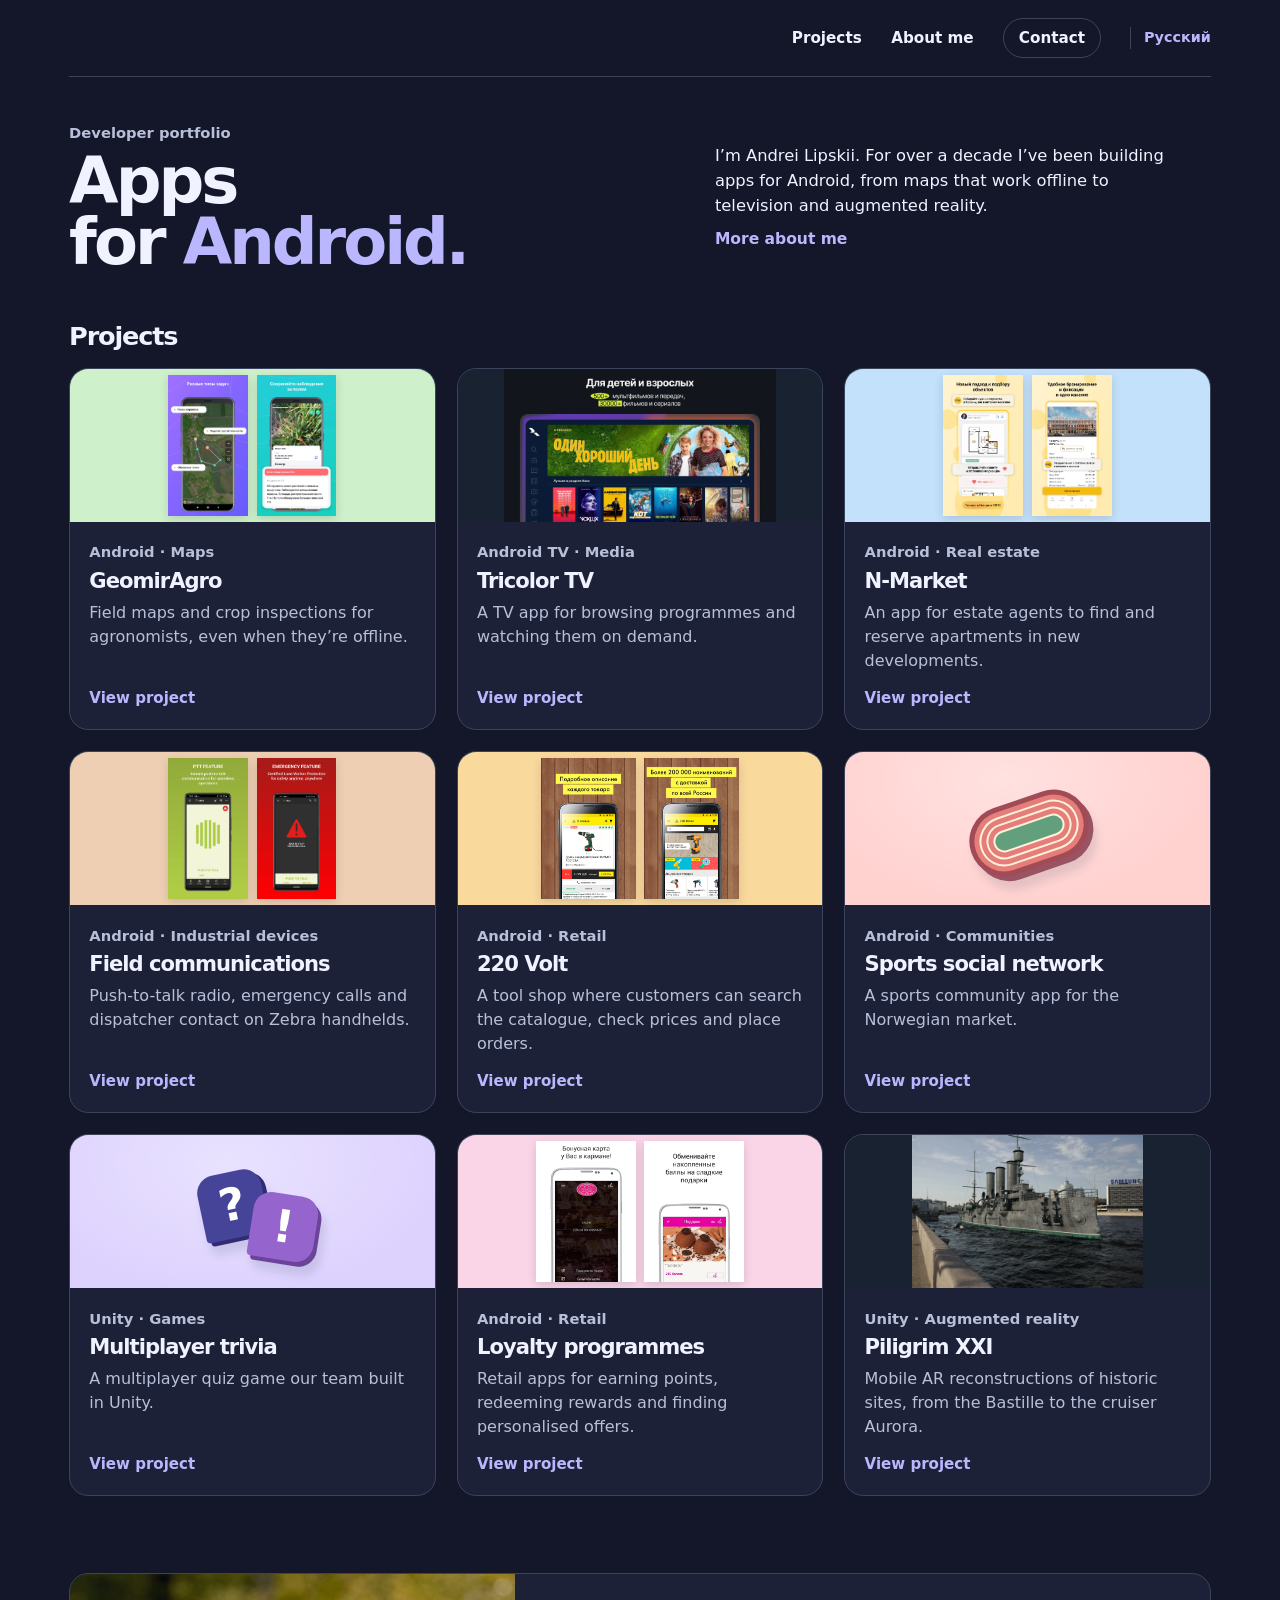
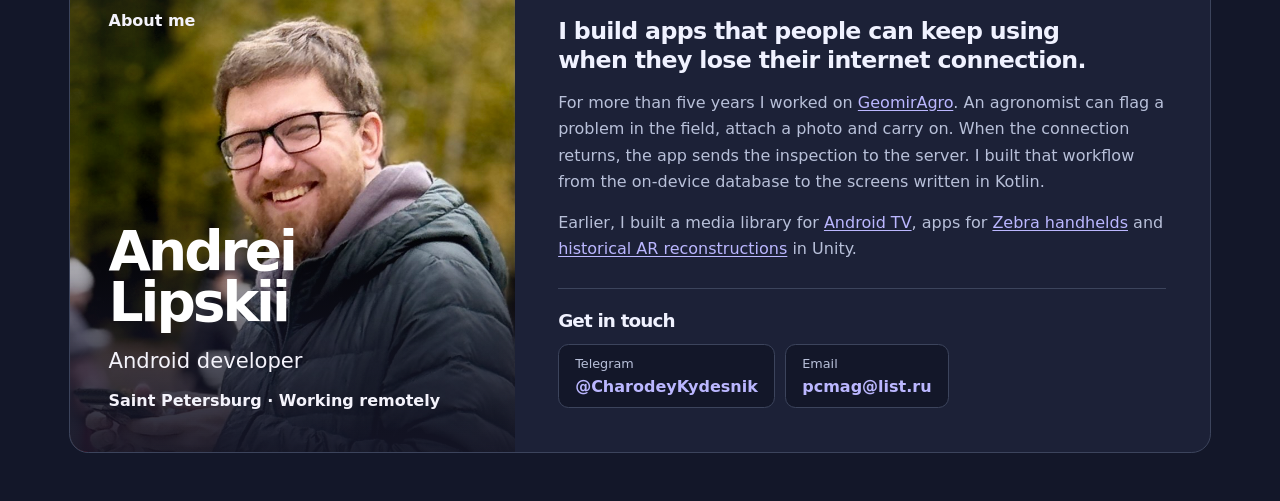
<file: index.html>
<!doctype html>
<html lang="en"><head><meta charset="utf-8"><meta name="color-scheme" content="dark"><meta name="theme-color" content="#131729"><meta name="viewport" content="width=device-width,initial-scale=1">
<meta name="description" content="Andrei Lipskii, Android developer. Nine commercial projects spanning offline maps, television, real estate, retail and augmented reality.">
<meta name="author" content="Andrei Lipskii">
<link rel="alternate" hreflang="en" href="index.html"><link rel="alternate" hreflang="ru" href="ru.html">
<script>
try {
  if (localStorage.getItem('android-portfolio.language') === 'ru') {
    location.replace('ru.html' + location.search + location.hash);
  }
} catch {}
</script>
<title>Andrei Lipskii — Android projects</title><link rel="stylesheet" href="assets/portfolio.css?v=2"><script defer src="assets/navigation.js?v=2"></script><script defer src="assets/gallery.js"></script></head>
<body><a href="#cases" class="skip">Skip to projects</a>
<div class="wrap"><header class="mast">
<nav aria-label="Navigation"><a href="#cases">Projects</a><a href="#about">About me</a><a class="mail" href="#contact">Contact</a><a class="language-switch" lang="ru" hreflang="ru" href="ru.html">Русский</a></nav></header>
<main><div class="overview"><section class="intro" id="profile"><div class="intro-title"><p>Developer portfolio</p><h1>Apps<br>for <em>Android.</em></h1></div>
<div class="intro-copy"><p>I’m Andrei Lipskii. For over a decade I’ve been building apps for Android, from maps that work offline to television and augmented reality.</p><a href="#about">More about me</a></div></section>
<section id="cases"><span id="experience"></span><h2 class="projects-title">Projects</h2><div class="catalog">
        <article class="tile"><a href="#agro" aria-label="GeomirAgro — project details and my contribution"><div class="jacket jacket-agro shot-cover portrait" aria-hidden="true"><img alt="" loading="lazy" decoding="async" src="assets/screens/agro-field-map.webp"><img alt="" loading="lazy" decoding="async" src="assets/screens/agro-inspection.webp"></div>
          <div class="tile-text"><small>Android · Maps</small><h3>GeomirAgro</h3><p>Field maps and crop inspections for agronomists, even when they’re offline.</p><span class="view">View project</span></div></a></article>
        <article class="tile"><a href="#tv" aria-label="Tricolor TV — project details and my contribution"><div class="jacket jacket-tv shot-cover wide" aria-hidden="true"><img alt="" loading="lazy" decoding="async" src="assets/screens/tv-catalogue.webp"></div>
          <div class="tile-text"><small>Android TV · Media</small><h3>Tricolor TV</h3><p>A TV app for browsing programmes and watching them on demand.</p><span class="view">View project</span></div></a></article>
        <article class="tile"><a href="#nmarket" aria-label="N-Market — project details and my contribution"><div class="jacket jacket-nmarket shot-cover portrait" aria-hidden="true"><img alt="" loading="lazy" decoding="async" src="assets/screens/nmarket-floorplan.webp"><img alt="" loading="lazy" decoding="async" src="assets/screens/nmarket-booking.webp"></div>
          <div class="tile-text"><small>Android · Real estate</small><h3>N-Market</h3><p>An app for estate agents to find and reserve apartments in new developments.</p><span class="view">View project</span></div></a></article>
        <article class="tile"><a href="#ptt" aria-label="Field communications — project details and my contribution"><div class="jacket jacket-ptt shot-cover portrait" aria-hidden="true"><img alt="" loading="lazy" decoding="async" src="assets/screens/ptt-radio.webp"><img alt="" loading="lazy" decoding="async" src="assets/screens/ptt-emergency.webp"></div>
          <div class="tile-text"><small>Android · Industrial devices</small><h3>Field communications</h3><p>Push-to-talk radio, emergency calls and dispatcher contact on Zebra handhelds.</p><span class="view">View project</span></div></a></article>
        <article class="tile"><a href="#retail" aria-label="220 Volt — project details and my contribution"><div class="jacket jacket-retail shot-cover portrait" aria-hidden="true"><img alt="" loading="lazy" decoding="async" src="assets/screens/retail-detail.webp"><img alt="" loading="lazy" decoding="async" src="assets/screens/retail-home.webp"></div>
          <div class="tile-text"><small>Android · Retail</small><h3>220 Volt</h3><p>A tool shop where customers can search the catalogue, check prices and place orders.</p><span class="view">View project</span></div></a></article>
        <article class="tile"><a href="#sports" aria-label="Sports social network — project details and my contribution"><div class="jacket jacket-sports" aria-hidden="true"><div class="object"><i class='track'><b></b></i></div></div>
          <div class="tile-text"><small>Android · Communities</small><h3>Sports social network</h3><p>A sports community app for the Norwegian market.</p><span class="view">View project</span></div></a></article>
        <article class="tile"><a href="#trivia" aria-label="Multiplayer trivia — project details and my contribution"><div class="jacket jacket-trivia" aria-hidden="true"><div class="object"><i class='bubble b1'>?</i><i class='bubble b2'>!</i></div></div>
          <div class="tile-text"><small>Unity · Games</small><h3>Multiplayer trivia</h3><p>A multiplayer quiz game our team built in Unity.</p><span class="view">View project</span></div></a></article>
        <article class="tile"><a href="#loyalty" aria-label="Loyalty programmes — project details and my contribution"><div class="jacket jacket-loyalty shot-cover portrait" aria-hidden="true"><img alt="" loading="lazy" decoding="async" src="assets/screens/loyalty-sladkoezhka-home.webp"><img alt="" loading="lazy" decoding="async" src="assets/screens/loyalty-sladkoezhka-reward.webp"></div>
          <div class="tile-text"><small>Android · Retail</small><h3>Loyalty programmes</h3><p>Retail apps for earning points, redeeming rewards and finding personalised offers.</p><span class="view">View project</span></div></a></article>
        <article class="tile"><a href="#ar" aria-label="Piligrim XXI — project details and my contribution"><div class="jacket jacket-ar shot-cover wide" aria-hidden="true"><img alt="" loading="lazy" decoding="async" src="assets/screens/ar-aurora.webp"></div>
          <div class="tile-text"><small>Unity · Augmented reality</small><h3>Piligrim XXI</h3><p>Mobile AR reconstructions of historic sites, from the Bastille to the cruiser Aurora.</p><span class="view">View project</span></div></a></article>
</div></section>
<section id="about" class="about" aria-labelledby="about-title">
  <header class="about-cover">
    <img class="about-portrait" src="assets/profile/andrey-lipskiy.jpg" width="797" height="1063" alt="Andrei Lipskii" loading="lazy">
    <h2 id="about-title">About me</h2>
    <div class="about-signature">
      <p class="about-name">Andrei<br>Lipskii</p>
      <p class="about-role">Android developer</p>
    </div>
    <p class="about-location">Saint Petersburg · Working remotely</p>
  </header>
  <div class="about-story">
    <p class="about-lead">I build apps that people can keep using when they lose their internet connection.</p>
    <p>For more than five years I worked on <a href="#agro">GeomirAgro</a>. An agronomist can flag a problem in the field, attach a photo and carry on. When the connection returns, the app sends the inspection to the server. I built that workflow from the on-device database to the screens written in Kotlin.</p>
    <p>Earlier, I built a media library for <a href="#tv">Android TV</a>, apps for <a href="#ptt">Zebra handhelds</a> and <a href="#ar">historical AR reconstructions</a> in Unity.</p>
    <div class="about-contact" id="contact">
      <h3>Get in touch</h3>
      <div class="contact-links">
        <a href="https://t.me/CharodeyKydesnik"><span>Telegram</span><strong>@CharodeyKydesnik</strong></a>
        <a href="mailto:pcmag@list.ru"><span>Email</span><strong>pcmag@list.ru</strong></a>
      </div>
    </div>
  </div>
</section></div>
      <article class="case" id="agro" tabindex="-1" aria-labelledby="title-agro">
        <a class="back" href="#cases">All projects</a>
        <div class="case-grid"><header><section class="case-gallery" aria-label="Project gallery"><div class="frames vertical"><figure><a href="assets/screens/agro-field-map.webp" target="_blank" rel="noopener" aria-label="Enlarge: Field tasks on a satellite map"><img alt="Field tasks on a satellite map" loading="lazy" decoding="async" src="assets/screens/agro-field-map.webp"></a><figcaption>Field tasks on a satellite map</figcaption></figure>
<figure><a href="assets/screens/agro-inspection.webp" target="_blank" rel="noopener" aria-label="Enlarge: A field inspection with a photo and a note"><img alt="A field inspection with a photo and a note" loading="lazy" decoding="async" src="assets/screens/agro-inspection.webp"></a><figcaption>A field inspection with a photo and a note</figcaption></figure>
<figure><a href="assets/screens/agro-field-state.webp" target="_blank" rel="noopener" aria-label="Enlarge: Field conditions, rainfall and the weather forecast"><img alt="Field conditions, rainfall and the weather forecast" loading="lazy" decoding="async" src="assets/screens/agro-field-state.webp"></a><figcaption>Field conditions, rainfall and the weather forecast</figcaption></figure></div></section><p class="platform">Android · Maps</p></header>
        <div class="case-copy"><p class="byline">GeomirAgro · June 2021 – October 2026</p><h1 id="title-agro">GeomirAgro</h1>
          <p class="lead">An agronomist can lose signal halfway through a field inspection. The app saves the findings on the device and syncs them with the server once the connection returns.</p><h2>My contribution</h2><p>I built the field inspection and task modules, from the database schema to the user interface. I designed local storage with Room and SQLite, maintained database migrations and tuned SQL queries for large datasets.</p><p>I worked on sync, caching and maps built with Mapbox. I also refactored existing modules while continuing to ship new features.</p><h2>Technologies</h2><p class="tech">Kotlin · Room / SQLite · Coroutines / Flow · Mapbox · WorkManager</p>
        </div></div>
      </article>
      <article class="case" id="tv" tabindex="-1" aria-labelledby="title-tv">
        <a class="back" href="#cases">All projects</a>
        <div class="case-grid"><header><section class="case-gallery" aria-label="Project gallery"><div class="frames landscape"><figure><a href="assets/screens/tv-catalogue.webp" target="_blank" rel="noopener" aria-label="Enlarge: Film catalogue and Android TV menu"><img alt="Film catalogue and Android TV menu" loading="lazy" decoding="async" src="assets/screens/tv-catalogue.webp"></a><figcaption>Film catalogue and Android TV menu</figcaption></figure>
<figure><a href="assets/screens/tv-channels.webp" target="_blank" rel="noopener" aria-label="Enlarge: Channel selection on the TV"><img alt="Channel selection on the TV" loading="lazy" decoding="async" src="assets/screens/tv-channels.webp"></a><figcaption>Channel selection on the TV</figcaption></figure></div></section><p class="platform">Android TV · Media</p></header>
        <div class="case-copy"><p class="byline">GS Group · March – August 2020</p><h1 id="title-tv">Tricolor TV</h1>
          <p class="lead">Viewers can browse the programme catalogue, pick a show and start watching on their TV.</p><h2>My contribution</h2><p>I built the media galleries and sorting controls, and integrated ads into the video player. I worked with another Android developer to refine the viewing experience, fix bugs and prepare releases.</p><h2>Technologies</h2><p class="tech">Kotlin · Android TV · REST API</p>
        </div></div>
      </article>
      <article class="case" id="nmarket" tabindex="-1" aria-labelledby="title-nmarket">
        <a class="back" href="#cases">All projects</a>
        <div class="case-grid"><header><section class="case-gallery" aria-label="Project gallery"><div class="frames vertical"><figure><a href="assets/screens/nmarket-floorplan.webp" target="_blank" rel="noopener" aria-label="Enlarge: Apartment listing with a floor plan"><img alt="Apartment listing with a floor plan" loading="lazy" decoding="async" src="assets/screens/nmarket-floorplan.webp"></a><figcaption>Apartment listing with a floor plan</figcaption></figure>
<figure><a href="assets/screens/nmarket-booking.webp" target="_blank" rel="noopener" aria-label="Enlarge: Development details and the option to reserve an apartment"><img alt="Development details and the option to reserve an apartment" loading="lazy" decoding="async" src="assets/screens/nmarket-booking.webp"></a><figcaption>Development details and the option to reserve an apartment</figcaption></figure></div></section><p class="platform">Android · Real estate</p></header>
        <div class="case-copy"><p class="byline">Imedia Soft · N-Market · July 2019 – February 2020</p><h1 id="title-nmarket">N-Market</h1>
          <p class="lead">Estate agents can choose a building and floor, inspect an apartment’s layout and proceed to a reservation.</p><h2>My contribution</h2><p>I built the lists that connect the different levels of the catalogue, along with floor plans, filters and sorting. I developed the sign-in screen and contributed to the reservation flow. We wrote tests before implementing features and reviewed each other’s code.</p><h2>Technologies</h2><p class="tech">Kotlin · MVP · REST API · Unit Tests</p>
        </div></div>
      </article>
      <article class="case" id="ptt" tabindex="-1" aria-labelledby="title-ptt">
        <a class="back" href="#cases">All projects</a>
        <div class="case-grid"><header><section class="case-gallery" aria-label="Project gallery"><div class="frames vertical"><figure><a href="assets/screens/ptt-radio.webp" target="_blank" rel="noopener" aria-label="Enlarge: Push-to-talk button"><img alt="Push-to-talk button" loading="lazy" decoding="async" src="assets/screens/ptt-radio.webp"></a><figcaption>Push-to-talk button</figcaption></figure>
<figure><a href="assets/screens/ptt-emergency.webp" target="_blank" rel="noopener" aria-label="Enlarge: Emergency SOS call"><img alt="Emergency SOS call" loading="lazy" decoding="async" src="assets/screens/ptt-emergency.webp"></a><figcaption>Emergency SOS call</figcaption></figure>
<figure><a href="assets/screens/ptt-map.webp" target="_blank" rel="noopener" aria-label="Enlarge: Radio users’ locations on a map"><img alt="Radio users’ locations on a map" loading="lazy" decoding="async" src="assets/screens/ptt-map.webp"></a><figcaption>Radio users’ locations on a map</figcaption></figure></div></section><p class="platform">Android · Industrial devices</p></header>
        <div class="case-copy"><p class="byline">TTDevelopment · April 2018 – February 2019</p><h1 id="title-ptt">Field communications</h1>
          <p class="lead">Push-to-talk radio, emergency calls and dispatcher contact on Zebra handhelds.</p><h2>My contribution</h2><p>On a team of three Android developers, I built screens for push-to-talk radio, emergency SOS calls and dispatcher contact. I worked on maps and navigation and integrated the built-in barcode scanner on Zebra industrial handhelds.</p><h2>Technologies</h2><p class="tech">Java · Android SDK · Zebra SDK</p>
        </div></div>
      </article>
      <article class="case" id="retail" tabindex="-1" aria-labelledby="title-retail">
        <a class="back" href="#cases">All projects</a>
        <div class="case-grid"><header><section class="case-gallery" aria-label="Project gallery"><div class="frames vertical"><figure><a href="assets/screens/retail-detail.webp" target="_blank" rel="noopener" aria-label="Enlarge: Drill listing with price and order button"><img alt="Drill listing with price and order button" loading="lazy" decoding="async" src="assets/screens/retail-detail.webp"></a><figcaption>Drill listing with price and order button</figcaption></figure>
<figure><a href="assets/screens/retail-home.webp" target="_blank" rel="noopener" aria-label="Enlarge: Online shop home screen"><img alt="Online shop home screen" loading="lazy" decoding="async" src="assets/screens/retail-home.webp"></a><figcaption>Online shop home screen</figcaption></figure>
<figure><a href="assets/screens/retail-offers.webp" target="_blank" rel="noopener" aria-label="Enlarge: Products on sale"><img alt="Products on sale" loading="lazy" decoding="async" src="assets/screens/retail-offers.webp"></a><figcaption>Products on sale</figcaption></figure></div></section><p class="platform">Android · Retail</p></header>
        <div class="case-copy"><p class="byline">220 Volt · August 2017 – March 2018</p><h1 id="title-retail">220 Volt</h1>
          <p class="lead">A tool shop where customers can search the catalogue, check prices and place orders.</p><h2>My contribution</h2><p>I built catalogue screens and product pages, including search, filters and sorting. I worked on dynamic pricing, kept product information up to date with the server and maintained the mobile checkout.</p><h2>Technologies</h2><p class="tech">Java · Retrofit · REST API</p>
        </div></div>
      </article>
      <article class="case" id="sports" tabindex="-1" aria-labelledby="title-sports">
        <a class="back" href="#cases">All projects</a>
        <div class="case-grid"><header><div class="jacket jacket-sports" aria-hidden="true"><div class="object"><i class='track'><b></b></i></div></div><p class="platform">Android · Communities</p></header>
        <div class="case-copy"><p class="byline">Agile Museum · March – August 2017</p><h1 id="title-sports">Sports social network</h1>
          <p class="lead">A sports community app for the Norwegian market.</p><h2>My contribution</h2><p>I developed Android features for a client serving the Norwegian market. As part of a Scrum team, I estimated tasks, planned sprints and demonstrated our work to the client.</p><h2>Technologies</h2><p class="tech">Java · Android SDK</p>
        </div></div>
      </article>
      <article class="case" id="trivia" tabindex="-1" aria-labelledby="title-trivia">
        <a class="back" href="#cases">All projects</a>
        <div class="case-grid"><header><div class="jacket jacket-trivia" aria-hidden="true"><div class="object"><i class='bubble b1'>?</i><i class='bubble b2'>!</i></div></div><p class="platform">Unity · Games</p></header>
        <div class="case-copy"><p class="byline">Agile Museum · March – August 2017</p><h1 id="title-trivia">Multiplayer trivia</h1>
          <p class="lead">A multiplayer quiz game our team built in Unity.</p><h2>My contribution</h2><p>I helped develop a commercial trivia game in Unity. It was one of several projects our team was building in parallel for external clients.</p><h2>Technologies</h2><p class="tech">Unity3D</p>
        </div></div>
      </article>
      <article class="case" id="loyalty" tabindex="-1" aria-labelledby="title-loyalty">
        <a class="back" href="#cases">All projects</a>
        <div class="case-grid"><header><section class="case-gallery" aria-label="Project gallery"><div class="frames vertical"><figure><a href="assets/screens/loyalty-sladkoezhka-home.webp" target="_blank" rel="noopener" aria-label="Enlarge: Offers and the Sladkoezhka rewards menu"><img alt="Offers and the Sladkoezhka rewards menu" loading="lazy" decoding="async" src="assets/screens/loyalty-sladkoezhka-home.webp"></a><figcaption>Offers and the Sladkoezhka rewards menu</figcaption></figure>
<figure><a href="assets/screens/loyalty-sladkoezhka-reward.webp" target="_blank" rel="noopener" aria-label="Enlarge: A truffle pastry for 250 points"><img alt="A truffle pastry for 250 points" loading="lazy" decoding="async" src="assets/screens/loyalty-sladkoezhka-reward.webp"></a><figcaption>A truffle pastry for 250 points</figcaption></figure>
<figure><a href="assets/screens/loyalty-sladkoezhka-card.webp" target="_blank" rel="noopener" aria-label="Enlarge: QR loyalty card for collecting points"><img alt="QR loyalty card for collecting points" loading="lazy" decoding="async" src="assets/screens/loyalty-sladkoezhka-card.webp"></a><figcaption>QR loyalty card for collecting points</figcaption></figure></div></section><p class="platform">Android · Retail</p></header>
        <div class="case-copy"><p class="byline">Vzlet · April 2016 – March 2017</p><h1 id="title-loyalty">Loyalty programmes</h1>
          <p class="lead">Retail apps for earning points, redeeming rewards and finding personalised offers.</p><h2>My contribution</h2><p>I built registration and sign-in, along with news, offers, discounts and rewards screens for several retailers. I integrated push notifications and maintained the apps’ communication with the server.</p><h2>Technologies</h2><p class="tech">Java · Android SDK · REST API</p>
        </div></div>
      </article>
      <article class="case" id="ar" tabindex="-1" aria-labelledby="title-ar">
        <a class="back" href="#cases">All projects</a>
        <div class="case-grid"><header><section class="case-gallery" aria-label="Project gallery"><div class="frames landscape"><figure><a href="assets/screens/ar-aurora.webp" target="_blank" rel="noopener" aria-label="Enlarge: The virtual cruiser Aurora on the Neva River"><img alt="The virtual cruiser Aurora on the Neva River" loading="lazy" decoding="async" src="assets/screens/ar-aurora.webp"></a><figcaption>The virtual cruiser Aurora on the Neva River</figcaption></figure>
<figure><a href="assets/screens/ar-bastille.webp" target="_blank" rel="noopener" aria-label="Enlarge: The walls and towers of the Bastille in AR"><img alt="The walls and towers of the Bastille in AR" loading="lazy" decoding="async" src="assets/screens/ar-bastille.webp"></a><figcaption>The walls and towers of the Bastille in AR</figcaption></figure></div></section><p class="platform">Unity · Augmented reality</p></header>
        <div class="case-copy"><p class="byline">Piligrim XXI · May – November 2015</p><h1 id="title-ar">Piligrim XXI</h1>
          <p class="lead">Mobile AR reconstructions of historic sites, from the Bastille to the cruiser Aurora.</p><h2>My contribution</h2><p>I worked on four mobile reconstructions: the cruiser Aurora, the Bastille, Pompeii and the Road of Life. I built scenes and interactions with virtual objects, added historical information and multimedia, and integrated AR libraries across devices, including Google Glass.</p><h2>Technologies</h2><p class="tech">Unity3D · C# · Vuforia · Google Glass SDK</p>
        </div></div>
      </article>
</main></div>
<dialog class="screen-viewer" aria-labelledby="screen-caption">
  <form method="dialog"><button type="submit" autofocus>Close</button></form>
  <figure><img alt=""><figcaption id="screen-caption"></figcaption></figure>
</dialog>
</body></html>
</file>
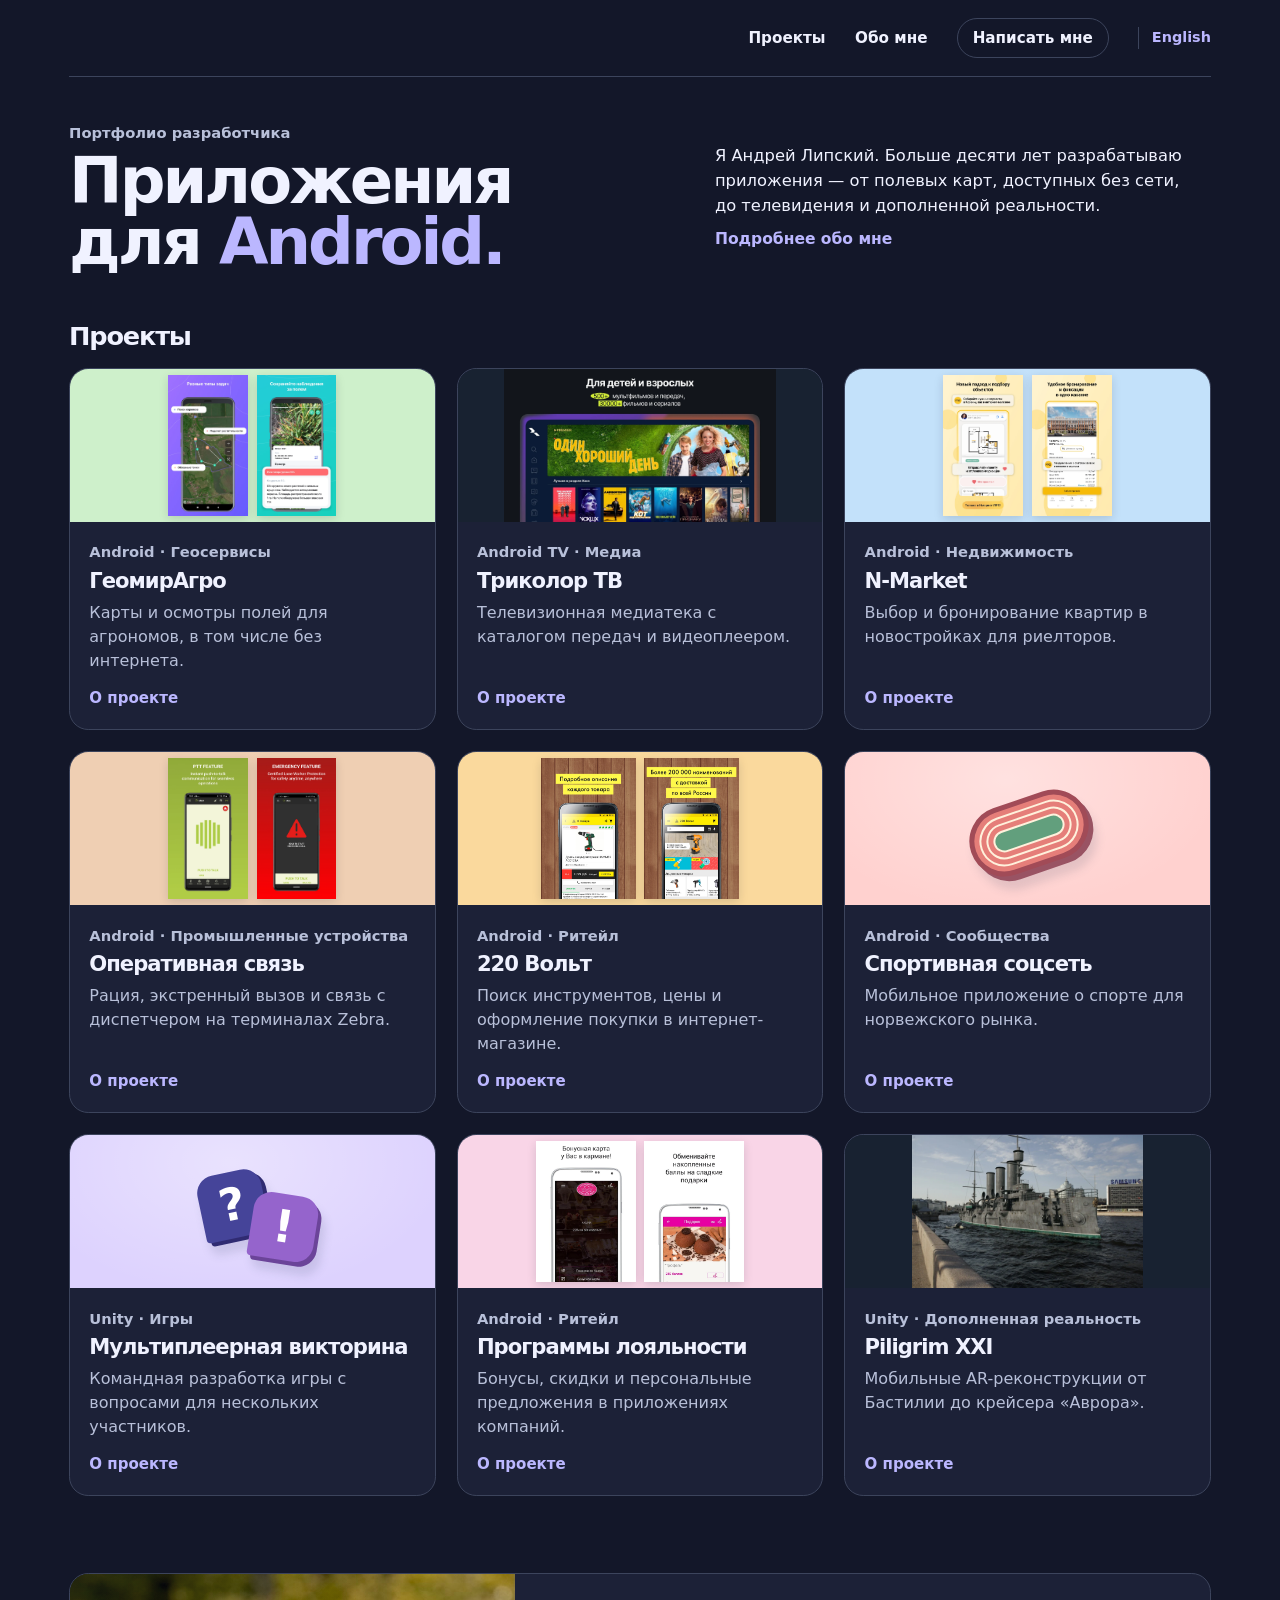
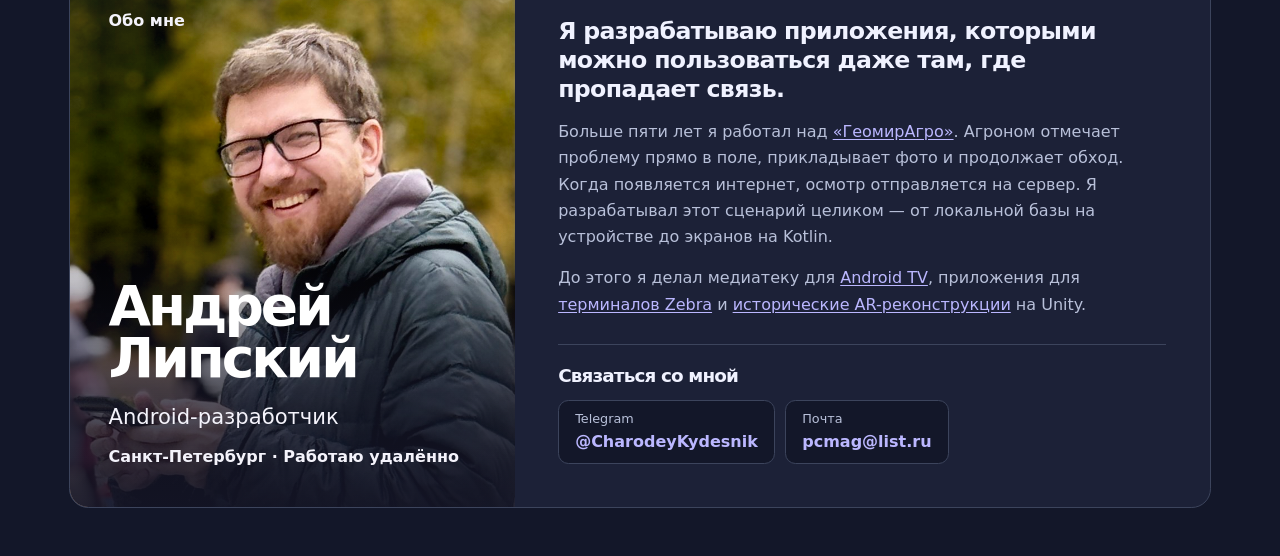
<file: ru.html>
<!doctype html>
<html lang="ru"><head><meta charset="utf-8"><meta name="color-scheme" content="dark"><meta name="theme-color" content="#131729"><meta name="viewport" content="width=device-width,initial-scale=1">
<meta name="description" content="Андрей Липский, Android-разработчик. Девять коммерческих проектов: работа без сети, телевидение, недвижимость, ритейл и AR.">
<meta name="author" content="Андрей Липский">
<link rel="alternate" hreflang="en" href="index.html"><link rel="alternate" hreflang="ru" href="ru.html">
<title>Андрей Липский — Android-проекты</title><link rel="stylesheet" href="assets/portfolio.css?v=2"><script defer src="assets/navigation.js?v=2"></script><script defer src="assets/gallery.js"></script></head>
<body><a href="#cases" class="skip">К проектам</a>
<div class="wrap"><header class="mast">
<nav aria-label="Навигация"><a href="#cases">Проекты</a><a href="#about">Обо мне</a><a class="mail" href="#contact">Написать мне</a><a class="language-switch" lang="en" hreflang="en" href="index.html">English</a></nav></header>
<main><div class="overview"><section class="intro" id="profile"><div class="intro-title"><p>Портфолио разработчика</p><h1>Приложения<br>для <em>Android.</em></h1></div>
<div class="intro-copy"><p>Я Андрей Липский. Больше десяти лет разрабатываю приложения — от полевых карт, доступных без сети, до телевидения и дополненной реальности.</p><a href="#about">Подробнее обо мне</a></div></section>
<section id="cases"><span id="experience"></span><h2 class="projects-title">Проекты</h2><div class="catalog">
        <article class="tile"><a href="#agro" aria-label="ГеомирАгро — о проекте и моей работе"><div class="jacket jacket-agro shot-cover portrait" aria-hidden="true"><img alt="" loading="lazy" decoding="async" src="assets/screens/agro-field-map.webp"><img alt="" loading="lazy" decoding="async" src="assets/screens/agro-inspection.webp"></div>
          <div class="tile-text"><small>Android · Геосервисы</small><h3>ГеомирАгро</h3><p>Карты и осмотры полей для агрономов, в том числе без интернета.</p><span class="view">О проекте</span></div></a></article>
        <article class="tile"><a href="#tv" aria-label="Триколор ТВ — о проекте и моей работе"><div class="jacket jacket-tv shot-cover wide" aria-hidden="true"><img alt="" loading="lazy" decoding="async" src="assets/screens/tv-catalogue.webp"></div>
          <div class="tile-text"><small>Android TV · Медиа</small><h3>Триколор ТВ</h3><p>Телевизионная медиатека с каталогом передач и видеоплеером.</p><span class="view">О проекте</span></div></a></article>
        <article class="tile"><a href="#nmarket" aria-label="N-Market — о проекте и моей работе"><div class="jacket jacket-nmarket shot-cover portrait" aria-hidden="true"><img alt="" loading="lazy" decoding="async" src="assets/screens/nmarket-floorplan.webp"><img alt="" loading="lazy" decoding="async" src="assets/screens/nmarket-booking.webp"></div>
          <div class="tile-text"><small>Android · Недвижимость</small><h3>N-Market</h3><p>Выбор и бронирование квартир в новостройках для риелторов.</p><span class="view">О проекте</span></div></a></article>
        <article class="tile"><a href="#ptt" aria-label="Оперативная связь — о проекте и моей работе"><div class="jacket jacket-ptt shot-cover portrait" aria-hidden="true"><img alt="" loading="lazy" decoding="async" src="assets/screens/ptt-radio.webp"><img alt="" loading="lazy" decoding="async" src="assets/screens/ptt-emergency.webp"></div>
          <div class="tile-text"><small>Android · Промышленные устройства</small><h3>Оперативная связь</h3><p>Рация, экстренный вызов и связь с диспетчером на терминалах Zebra.</p><span class="view">О проекте</span></div></a></article>
        <article class="tile"><a href="#retail" aria-label="220 Вольт — о проекте и моей работе"><div class="jacket jacket-retail shot-cover portrait" aria-hidden="true"><img alt="" loading="lazy" decoding="async" src="assets/screens/retail-detail.webp"><img alt="" loading="lazy" decoding="async" src="assets/screens/retail-home.webp"></div>
          <div class="tile-text"><small>Android · Ритейл</small><h3>220 Вольт</h3><p>Поиск инструментов, цены и оформление покупки в интернет-магазине.</p><span class="view">О проекте</span></div></a></article>
        <article class="tile"><a href="#sports" aria-label="Спортивная соцсеть — о проекте и моей работе"><div class="jacket jacket-sports" aria-hidden="true"><div class="object"><i class='track'><b></b></i></div></div>
          <div class="tile-text"><small>Android · Сообщества</small><h3>Спортивная соцсеть</h3><p>Мобильное приложение о спорте для норвежского рынка.</p><span class="view">О проекте</span></div></a></article>
        <article class="tile"><a href="#trivia" aria-label="Мультиплеерная викторина — о проекте и моей работе"><div class="jacket jacket-trivia" aria-hidden="true"><div class="object"><i class='bubble b1'>?</i><i class='bubble b2'>!</i></div></div>
          <div class="tile-text"><small>Unity · Игры</small><h3>Мультиплеерная викторина</h3><p>Командная разработка игры с вопросами для нескольких участников.</p><span class="view">О проекте</span></div></a></article>
        <article class="tile"><a href="#loyalty" aria-label="Программы лояльности — о проекте и моей работе"><div class="jacket jacket-loyalty shot-cover portrait" aria-hidden="true"><img alt="" loading="lazy" decoding="async" src="assets/screens/loyalty-sladkoezhka-home.webp"><img alt="" loading="lazy" decoding="async" src="assets/screens/loyalty-sladkoezhka-reward.webp"></div>
          <div class="tile-text"><small>Android · Ритейл</small><h3>Программы лояльности</h3><p>Бонусы, скидки и персональные предложения в приложениях компаний.</p><span class="view">О проекте</span></div></a></article>
        <article class="tile"><a href="#ar" aria-label="Piligrim XXI — о проекте и моей работе"><div class="jacket jacket-ar shot-cover wide" aria-hidden="true"><img alt="" loading="lazy" decoding="async" src="assets/screens/ar-aurora.webp"></div>
          <div class="tile-text"><small>Unity · Дополненная реальность</small><h3>Piligrim XXI</h3><p>Мобильные AR-реконструкции от Бастилии до крейсера «Аврора».</p><span class="view">О проекте</span></div></a></article>
</div></section>
<section id="about" class="about" aria-labelledby="about-title">
  <header class="about-cover">
    <img class="about-portrait" src="assets/profile/andrey-lipskiy.jpg" width="797" height="1063" alt="Андрей Липский" loading="lazy">
    <h2 id="about-title">Обо мне</h2>
    <div class="about-signature">
      <p class="about-name">Андрей<br>Липский</p>
      <p class="about-role">Android-разработчик</p>
    </div>
    <p class="about-location">Санкт-Петербург · Работаю удалённо</p>
  </header>
  <div class="about-story">
    <p class="about-lead">Я разрабатываю приложения, которыми можно пользоваться даже там, где пропадает связь.</p>
    <p>Больше пяти лет я работал над <a href="#agro">«ГеомирАгро»</a>. Агроном отмечает проблему прямо в поле, прикладывает фото и продолжает обход. Когда появляется интернет, осмотр отправляется на сервер. Я разрабатывал этот сценарий целиком — от локальной базы на устройстве до экранов на Kotlin.</p>
    <p>До этого я делал медиатеку для <a href="#tv">Android TV</a>, приложения для <a href="#ptt">терминалов Zebra</a> и <a href="#ar">исторические AR-реконструкции</a> на Unity.</p>
    <div class="about-contact" id="contact">
      <h3>Связаться со мной</h3>
      <div class="contact-links">
        <a href="https://t.me/CharodeyKydesnik"><span>Telegram</span><strong>@CharodeyKydesnik</strong></a>
        <a href="mailto:pcmag@list.ru"><span>Почта</span><strong>pcmag@list.ru</strong></a>
      </div>
    </div>
  </div>
</section></div>
      <article class="case" id="agro" tabindex="-1" aria-labelledby="title-agro">
        <a class="back" href="#cases">Все проекты</a>
        <div class="case-grid"><header><section class="case-gallery" aria-label="Галерея проекта"><div class="frames vertical"><figure><a href="assets/screens/agro-field-map.webp" target="_blank" rel="noopener" aria-label="Увеличить: Задания на спутниковой карте поля"><img alt="Задания на спутниковой карте поля" loading="lazy" decoding="async" src="assets/screens/agro-field-map.webp"></a><figcaption>Задания на спутниковой карте поля</figcaption></figure>
<figure><a href="assets/screens/agro-inspection.webp" target="_blank" rel="noopener" aria-label="Увеличить: Полевой осмотр с фотографией и комментарием"><img alt="Полевой осмотр с фотографией и комментарием" loading="lazy" decoding="async" src="assets/screens/agro-inspection.webp"></a><figcaption>Полевой осмотр с фотографией и комментарием</figcaption></figure>
<figure><a href="assets/screens/agro-field-state.webp" target="_blank" rel="noopener" aria-label="Увеличить: Состояние поля, осадки и прогноз погоды"><img alt="Состояние поля, осадки и прогноз погоды" loading="lazy" decoding="async" src="assets/screens/agro-field-state.webp"></a><figcaption>Состояние поля, осадки и прогноз погоды</figcaption></figure></div></section><p class="platform">Android · Геосервисы</p></header>
        <div class="case-copy"><p class="byline">ГеомирАгро · Июнь 2021 — октябрь 2026</p><h1 id="title-agro">ГеомирАгро</h1>
          <p class="lead">Агроном проводит осмотр на участке, где может пропасть связь. Приложение сохраняет данные на устройстве и синхронизирует их с сервером при подключении.</p><h2>Мой вклад</h2><p>Разрабатывал модули полевых осмотров и задач целиком — от схемы хранения до экранов. Проектировал локальное хранение на Room и SQLite, сопровождал миграции базы и оптимизировал SQL-запросы для больших объёмов данных.</p><p>Развивал синхронизацию и кэширование, работал с картой на Mapbox. Рефакторил действующие модули параллельно с выпуском новых функций.</p><h2>Технологии</h2><p class="tech">Kotlin · Room / SQLite · Coroutines / Flow · Mapbox · WorkManager</p>
        </div></div>
      </article>
      <article class="case" id="tv" tabindex="-1" aria-labelledby="title-tv">
        <a class="back" href="#cases">Все проекты</a>
        <div class="case-grid"><header><section class="case-gallery" aria-label="Галерея проекта"><div class="frames landscape"><figure><a href="assets/screens/tv-catalogue.webp" target="_blank" rel="noopener" aria-label="Увеличить: Витрина фильмов и меню Android TV"><img alt="Витрина фильмов и меню Android TV" loading="lazy" decoding="async" src="assets/screens/tv-catalogue.webp"></a><figcaption>Витрина фильмов и меню Android TV</figcaption></figure>
<figure><a href="assets/screens/tv-channels.webp" target="_blank" rel="noopener" aria-label="Увеличить: Выбор каналов в телевизионном интерфейсе"><img alt="Выбор каналов в телевизионном интерфейсе" loading="lazy" decoding="async" src="assets/screens/tv-channels.webp"></a><figcaption>Выбор каналов в телевизионном интерфейсе</figcaption></figure></div></section><p class="platform">Android TV · Медиа</p></header>
        <div class="case-copy"><p class="byline">GS Group · Март — август 2020</p><h1 id="title-tv">Триколор ТВ</h1>
          <p class="lead">Зритель выбирает передачу в галерее медиасервиса и переходит к просмотру на телевизоре.</p><h2>Мой вклад</h2><p>Разрабатывал галереи медиаконтента и сортировку. Интегрировал рекламные блоки в видеоплеер. Вместе со вторым Android-разработчиком дорабатывал пользовательские сценарии, исправлял ошибки и готовил новые версии к выпуску.</p><h2>Технологии</h2><p class="tech">Kotlin · Android TV · REST API</p>
        </div></div>
      </article>
      <article class="case" id="nmarket" tabindex="-1" aria-labelledby="title-nmarket">
        <a class="back" href="#cases">Все проекты</a>
        <div class="case-grid"><header><section class="case-gallery" aria-label="Галерея проекта"><div class="frames vertical"><figure><a href="assets/screens/nmarket-floorplan.webp" target="_blank" rel="noopener" aria-label="Увеличить: Карточка квартиры с планировкой"><img alt="Карточка квартиры с планировкой" loading="lazy" decoding="async" src="assets/screens/nmarket-floorplan.webp"></a><figcaption>Карточка квартиры с планировкой</figcaption></figure>
<figure><a href="assets/screens/nmarket-booking.webp" target="_blank" rel="noopener" aria-label="Увеличить: Карточка жилого комплекса и переход к бронированию"><img alt="Карточка жилого комплекса и переход к бронированию" loading="lazy" decoding="async" src="assets/screens/nmarket-booking.webp"></a><figcaption>Карточка жилого комплекса и переход к бронированию</figcaption></figure></div></section><p class="platform">Android · Недвижимость</p></header>
        <div class="case-copy"><p class="byline">Имедия Софт · N-Market · Июль 2019 — февраль 2020</p><h1 id="title-nmarket">N-Market</h1>
          <p class="lead">Риелтор открывает нужный дом и этаж, смотрит схему квартиры и может перейти к бронированию.</p><h2>Мой вклад</h2><p>Реализовал динамические списки для перехода между уровнями каталога, схемы квартир, фильтрацию и сортировку. Разработал экран входа, участвовал в реализации бронирования. В команде писали тесты до реализации функций и проверяли код друг друга.</p><h2>Технологии</h2><p class="tech">Kotlin · MVP · REST API · Unit Tests</p>
        </div></div>
      </article>
      <article class="case" id="ptt" tabindex="-1" aria-labelledby="title-ptt">
        <a class="back" href="#cases">Все проекты</a>
        <div class="case-grid"><header><section class="case-gallery" aria-label="Галерея проекта"><div class="frames vertical"><figure><a href="assets/screens/ptt-radio.webp" target="_blank" rel="noopener" aria-label="Увеличить: Кнопка передачи голоса Push-to-Talk"><img alt="Кнопка передачи голоса Push-to-Talk" loading="lazy" decoding="async" src="assets/screens/ptt-radio.webp"></a><figcaption>Кнопка передачи голоса Push-to-Talk</figcaption></figure>
<figure><a href="assets/screens/ptt-emergency.webp" target="_blank" rel="noopener" aria-label="Увеличить: Экстренный вызов SOS"><img alt="Экстренный вызов SOS" loading="lazy" decoding="async" src="assets/screens/ptt-emergency.webp"></a><figcaption>Экстренный вызов SOS</figcaption></figure>
<figure><a href="assets/screens/ptt-map.webp" target="_blank" rel="noopener" aria-label="Увеличить: Местоположение абонентов на карте"><img alt="Местоположение абонентов на карте" loading="lazy" decoding="async" src="assets/screens/ptt-map.webp"></a><figcaption>Местоположение абонентов на карте</figcaption></figure></div></section><p class="platform">Android · Промышленные устройства</p></header>
        <div class="case-copy"><p class="byline">ТТДевелопмент · Апрель 2018 — февраль 2019</p><h1 id="title-ptt">Оперативная связь</h1>
          <p class="lead">Рация, экстренный вызов и связь с диспетчером на терминалах Zebra.</p><h2>Мой вклад</h2><p>В команде из трёх Android-разработчиков создавал экраны рации Push-to-Talk, экстренного вызова SOS и связи с оператором. Работал с картами и навигацией, интегрировал сканер штрихкодов в приложение для промышленных устройств Zebra.</p><h2>Технологии</h2><p class="tech">Java · Android SDK · Zebra SDK</p>
        </div></div>
      </article>
      <article class="case" id="retail" tabindex="-1" aria-labelledby="title-retail">
        <a class="back" href="#cases">Все проекты</a>
        <div class="case-grid"><header><section class="case-gallery" aria-label="Галерея проекта"><div class="frames vertical"><figure><a href="assets/screens/retail-detail.webp" target="_blank" rel="noopener" aria-label="Увеличить: Карточка дрели с ценой и кнопкой заказа"><img alt="Карточка дрели с ценой и кнопкой заказа" loading="lazy" decoding="async" src="assets/screens/retail-detail.webp"></a><figcaption>Карточка дрели с ценой и кнопкой заказа</figcaption></figure>
<figure><a href="assets/screens/retail-home.webp" target="_blank" rel="noopener" aria-label="Увеличить: Главная витрина интернет-магазина"><img alt="Главная витрина интернет-магазина" loading="lazy" decoding="async" src="assets/screens/retail-home.webp"></a><figcaption>Главная витрина интернет-магазина</figcaption></figure>
<figure><a href="assets/screens/retail-offers.webp" target="_blank" rel="noopener" aria-label="Увеличить: Товары по акции"><img alt="Товары по акции" loading="lazy" decoding="async" src="assets/screens/retail-offers.webp"></a><figcaption>Товары по акции</figcaption></figure></div></section><p class="platform">Android · Ритейл</p></header>
        <div class="case-copy"><p class="byline">220 Вольт · Август 2017 — март 2018</p><h1 id="title-retail">220 Вольт</h1>
          <p class="lead">Поиск инструментов, цены и оформление покупки в интернет-магазине.</p><h2>Мой вклад</h2><p>Разработал экраны каталога и карточки товаров, реализовал поиск, фильтрацию и сортировку. Работал с динамическими ценами и получением актуальных данных о товарах с сервера. Поддерживал оформление заказа в мобильном приложении.</p><h2>Технологии</h2><p class="tech">Java · Retrofit · REST API</p>
        </div></div>
      </article>
      <article class="case" id="sports" tabindex="-1" aria-labelledby="title-sports">
        <a class="back" href="#cases">Все проекты</a>
        <div class="case-grid"><header><div class="jacket jacket-sports" aria-hidden="true"><div class="object"><i class='track'><b></b></i></div></div><p class="platform">Android · Сообщества</p></header>
        <div class="case-copy"><p class="byline">Agile Museum · Март — август 2017</p><h1 id="title-sports">Спортивная соцсеть</h1>
          <p class="lead">Мобильное приложение о спорте для норвежского рынка.</p><h2>Мой вклад</h2><p>Разрабатывал функциональность Android-приложения для норвежского рынка по заданиям заказчика. В составе Scrum-команды оценивал задачи, планировал спринты и показывал результаты заказчику.</p><h2>Технологии</h2><p class="tech">Java · Android SDK</p>
        </div></div>
      </article>
      <article class="case" id="trivia" tabindex="-1" aria-labelledby="title-trivia">
        <a class="back" href="#cases">Все проекты</a>
        <div class="case-grid"><header><div class="jacket jacket-trivia" aria-hidden="true"><div class="object"><i class='bubble b1'>?</i><i class='bubble b2'>!</i></div></div><p class="platform">Unity · Игры</p></header>
        <div class="case-copy"><p class="byline">Agile Museum · Март — август 2017</p><h1 id="title-trivia">Мультиплеерная викторина</h1>
          <p class="lead">Командная разработка игры с вопросами для нескольких участников.</p><h2>Мой вклад</h2><p>Участвовал в разработке коммерческой Trivia-игры на Unity. Это был один из нескольких проектов, которые наша команда вела параллельно для внешних заказчиков.</p><h2>Технологии</h2><p class="tech">Unity3D</p>
        </div></div>
      </article>
      <article class="case" id="loyalty" tabindex="-1" aria-labelledby="title-loyalty">
        <a class="back" href="#cases">Все проекты</a>
        <div class="case-grid"><header><section class="case-gallery" aria-label="Галерея проекта"><div class="frames vertical"><figure><a href="assets/screens/loyalty-sladkoezhka-home.webp" target="_blank" rel="noopener" aria-label="Увеличить: Акции и меню бонусной программы «Сладкоежка»"><img alt="Акции и меню бонусной программы «Сладкоежка»" loading="lazy" decoding="async" src="assets/screens/loyalty-sladkoezhka-home.webp"></a><figcaption>Акции и меню бонусной программы «Сладкоежка»</figcaption></figure>
<figure><a href="assets/screens/loyalty-sladkoezhka-reward.webp" target="_blank" rel="noopener" aria-label="Увеличить: Пирожное «Трюфель» за 250 баллов"><img alt="Пирожное «Трюфель» за 250 баллов" loading="lazy" decoding="async" src="assets/screens/loyalty-sladkoezhka-reward.webp"></a><figcaption>Пирожное «Трюфель» за 250 баллов</figcaption></figure>
<figure><a href="assets/screens/loyalty-sladkoezhka-card.webp" target="_blank" rel="noopener" aria-label="Увеличить: QR-карта для начисления баллов"><img alt="QR-карта для начисления баллов" loading="lazy" decoding="async" src="assets/screens/loyalty-sladkoezhka-card.webp"></a><figcaption>QR-карта для начисления баллов</figcaption></figure></div></section><p class="platform">Android · Ритейл</p></header>
        <div class="case-copy"><p class="byline">ВЗЛЕТ · Апрель 2016 — март 2017</p><h1 id="title-loyalty">Программы лояльности</h1>
          <p class="lead">Бонусы, скидки и персональные предложения в приложениях компаний.</p><h2>Мой вклад</h2><p>Реализовал регистрацию и вход, разрабатывал экраны новостей, акций, скидок и бонусов для клиентов разных компаний. Интегрировал push-уведомления и поддерживал обмен данными с сервером.</p><h2>Технологии</h2><p class="tech">Java · Android SDK · REST API</p>
        </div></div>
      </article>
      <article class="case" id="ar" tabindex="-1" aria-labelledby="title-ar">
        <a class="back" href="#cases">Все проекты</a>
        <div class="case-grid"><header><section class="case-gallery" aria-label="Галерея проекта"><div class="frames landscape"><figure><a href="assets/screens/ar-aurora.webp" target="_blank" rel="noopener" aria-label="Увеличить: Виртуальный крейсер «Аврора» на Неве"><img alt="Виртуальный крейсер «Аврора» на Неве" loading="lazy" decoding="async" src="assets/screens/ar-aurora.webp"></a><figcaption>Виртуальный крейсер «Аврора» на Неве</figcaption></figure>
<figure><a href="assets/screens/ar-bastille.webp" target="_blank" rel="noopener" aria-label="Увеличить: Стены и башни Бастилии в дополненной реальности"><img alt="Стены и башни Бастилии в дополненной реальности" loading="lazy" decoding="async" src="assets/screens/ar-bastille.webp"></a><figcaption>Стены и башни Бастилии в дополненной реальности</figcaption></figure></div></section><p class="platform">Unity · Дополненная реальность</p></header>
        <div class="case-copy"><p class="byline">Piligrim XXI · Май — ноябрь 2015</p><h1 id="title-ar">Piligrim XXI</h1>
          <p class="lead">Мобильные AR-реконструкции от Бастилии до крейсера «Аврора».</p><h2>Мой вклад</h2><p>Крейсер «Аврора», Бастилия, Помпеи и «Дорога жизни» — четыре темы мобильных реконструкций, над которыми я работал. Разрабатывал сцены и взаимодействие с виртуальными объектами, добавлял справочные и мультимедийные материалы. Интегрировал AR-библиотеки и адаптировал приложения для разных устройств, в том числе Google Glass.</p><h2>Технологии</h2><p class="tech">Unity3D · C# · Vuforia · Google Glass SDK</p>
        </div></div>
      </article>
</main></div>
<dialog class="screen-viewer" aria-labelledby="screen-caption">
  <form method="dialog"><button type="submit" autofocus>Закрыть</button></form>
  <figure><img alt=""><figcaption id="screen-caption"></figcaption></figure>
</dialog>
</body></html>
</file>
<file: assets/portfolio.css>
:root{
  color-scheme:dark;
  --paper:#131729;--card:#1c2137;--ink:#f0f2ff;--muted:#b8c0d9;--line:#3c445c;--accent:#bbb7ff;
  --page-pad:clamp(1.2rem,5.4vw,7rem);
  font:100%/1.5 "Segoe UI",system-ui,sans-serif;
}
*{box-sizing:border-box}body{margin:0;background:var(--paper);color:var(--ink)}
h1,h2,h3,p{margin:0}h1,h2,h3{letter-spacing:-.047em;line-height:1.07}
a{color:inherit;text-decoration:none}button{font:inherit;cursor:pointer}
a:focus-visible,button:focus-visible{outline:3px solid var(--accent);outline-offset:4px}
.wrap{padding:0 var(--page-pad);max-width:126rem;margin:auto}
.mast,.mast nav{display:flex;align-items:center}
.mast{justify-content:flex-end;padding:1.15rem 0;border-bottom:1px solid var(--line)}
.mast nav{gap:clamp(.8rem,2.3vw,2.6rem);font-size:.95rem;font-weight:600}
.mast nav a:hover,.intro-copy a:hover,.back:hover{text-decoration:underline;text-underline-offset:4px}
.mail{border:1px solid var(--line);border-radius:2rem;padding:.45rem .92rem}
.skip{position:absolute;left:1rem;top:-8rem}.skip:focus{top:1rem;z-index:10;background:var(--card);padding:.6rem}
.intro{display:grid;grid-template-columns:1fr .86fr;gap:var(--page-pad);align-items:center;padding:clamp(2rem,3.5vw,4.5rem) 0}
.intro-title>p,.byline,.platform,.tile small{color:var(--muted);font-size:.92rem;font-weight:600}
.intro h1{font-size:clamp(3.25rem,5vw,6.2rem);line-height:.96;margin-top:.45rem;font-weight:730}
.intro h1 em{color:var(--accent);font-style:normal}
.intro-copy{max-width:46ch;font-size:clamp(1.02rem,1.25vw,1.35rem);line-height:1.53}
.intro-copy a,.view,.back{color:var(--accent);font-weight:650}
.intro-copy a{display:inline-block;margin-top:.6rem;font-size:.97rem}
.projects-title{font-size:clamp(1.5rem,2vw,2.3rem);margin:.25rem 0 1.1rem}
.catalog{display:grid;grid-template-columns:repeat(3,minmax(0,1fr));gap:clamp(1rem,1.65vw,2rem)}
.tile,.tile>a{min-width:0}.tile>a{display:flex;flex-direction:column;height:100%;background:var(--card);border:1px solid var(--line);border-radius:1.2rem;overflow:hidden;transition:box-shadow .22s ease,transform .22s ease}
.tile>a:hover{transform:translateY(-4px);box-shadow:0 12px 28px #14234d15}.tile>a:hover .view{text-decoration:underline;text-underline-offset:4px}
.tile-text{display:flex;flex-direction:column;align-items:flex-start;flex:1;padding:clamp(1.05rem,1.5vw,1.8rem)}
.tile h3{font-size:clamp(1.28rem,1.65vw,2rem);margin:.4rem 0 .5rem}
.tile-text p{font-size:1rem;color:var(--muted);max-width:45ch}.view{margin-top:auto;padding-top:.9rem;font-size:.94rem}
.about {
  display: grid;
  grid-template-columns: minmax(0,.8fr) minmax(0,1.25fr);
  margin: clamp(3rem,6vw,7rem) 0 3rem;
  background: var(--card);
  border: 1px solid var(--line);
  border-radius: 1.2rem;
  overflow: hidden;
  scroll-margin-top: 1rem;
}
.about-cover {
  position: relative;
  isolation: isolate;
  overflow: hidden;
  display: flex;
  flex-direction: column;
  justify-content: flex-end;
  gap: .8rem;
  min-height: clamp(25rem, 34vw, 37rem);
  padding: clamp(1.5rem, 3vw, 3.75rem);
  background: #252a34;
  color: #fff;
}
.about-portrait, .about-cover::before {
  position: absolute;
  inset: 0;
  width: 100%;
  height: 100%;
}
.about-portrait {
  z-index: -2;
  object-fit: cover;
  object-position: 50% 14%;
}
.about-cover::before {
  content: "";
  z-index: -1;
  background: linear-gradient(0deg, #141526f5, #141526bd 24%, transparent 62%),
              linear-gradient(150deg, #15162970, transparent 28%);
}
.about-cover h2 { align-self: flex-start; margin-bottom: auto; }
.about-cover h2, .about-location { font-size: 1rem; font-weight: 550; letter-spacing: 0; color: #f4f3fb; }
.about-name { font-size: clamp(2.8rem,4.3vw,5.2rem); line-height: .94; font-weight: 720; letter-spacing: -.055em; }
.about-role { margin-top: 1rem; font-size: clamp(1.15rem,1.65vw,1.85rem); color: #f4f3fb; }
.about-story { align-self: center; padding: clamp(1.5rem,3.4vw,4.5rem); }
.about-story > p { max-width: 62ch; color: var(--muted); line-height: 1.65; }
.about-story > p + p { margin-top: .9rem; }
.about-story .about-lead { max-width: 34ch; font-size: clamp(1.35rem,1.85vw,2.15rem); line-height: 1.23; font-weight: 620; letter-spacing: -.028em; color: var(--ink); }
.about-story p a { color: var(--accent); text-decoration: underline; text-underline-offset: .15em; }
.about-contact { margin-top: 1.6rem; padding-top: 1.35rem; border-top: 1px solid var(--line); scroll-margin-top: 1rem; }
.about-contact h3 { font-size: 1.15rem; }
.contact-links { display: flex; flex-wrap: wrap; gap: .65rem; margin-top: .85rem; }
.contact-links a { display: grid; gap: .1rem; padding: .55rem 1rem; background: var(--paper); border: 1px solid var(--line); border-radius: .65rem; }
.contact-links span { font-size: .8rem; color: var(--muted); }
.contact-links strong { font-size: 1rem; color: var(--accent); }
.contact-links a:hover { border-color: var(--accent); }
.contact-links a:hover strong { text-decoration: underline; text-underline-offset: .16em; }
@media (min-width: 761px) {
  .about {
    --portrait-limit: 33rem;
    grid-template-columns: min(39%, var(--portrait-limit)) minmax(0, 1fr);
  }
  .about-cover::before {
    background: linear-gradient(0deg, #141526ed, #141526b5 22%, transparent 53%),
                linear-gradient(150deg, #15162955, transparent 24%);
  }
}
@media (min-width: 761px) and (min-resolution: 1.5dppx) {
  .about { --portrait-limit: 28rem; }
}
@media (min-width: 761px) and (min-resolution: 2dppx) {
  .about { --portrait-limit: 24.5rem; }
}
@media(max-width:760px) {
  .about { grid-template-columns: minmax(0,1fr); }
  .about-cover { min-height: clamp(24rem, 80vw, 32rem); }
}
.case{display:none;outline:none;padding:1.7rem 0 4rem}.case:target{display:block}body:has(.case:target) .overview{display:none}
.back{display:inline-block;margin-bottom:1.8rem;text-decoration:underline;text-underline-offset:4px}
.case-grid{display:grid;grid-template-columns:minmax(0, min(34%, 29rem)) minmax(0,1fr);gap:clamp(1.75rem,4vw,5.5rem);align-items:start}
.case-grid header .jacket{border-radius:1.2rem;height:clamp(10rem,16vw,15rem)}.case-grid header .object{transform:scale(1.2)}
.platform{margin-top:.8rem}.case-copy{max-width:70ch}.case-copy h1{font-size:clamp(2.4rem,4.4vw,5rem);margin:.4rem 0 1.2rem}
.case-copy .lead{color:var(--muted);font-size:1.2rem}.case h2{font-size:1.25rem;margin:1.6rem 0 .45rem}.case-copy p+p{margin-top:.8rem}.tech{color:var(--muted)}
/* Small editorial illustrations, drawn independently from the products' interfaces. */
.jacket{position:relative;isolation:isolate;overflow:hidden;height:clamp(9rem,12vw,16rem);display:grid;place-items:center;background:var(--cover)}
.jacket:before{content:"";position:absolute;inset:0;background:radial-gradient(ellipse at 44% 18%,#ffffff5c,transparent 75%);z-index:-1}
.object{width:168px;height:116px;position:relative;filter:drop-shadow(4px 9px 4px #162a491e);transition:translate .25s ease}
.tile a:hover .object{translate:0 -3px}.object i,.object b{display:block;position:absolute}
.jacket-agro{--cover:#cef0cb}.jacket-tv{--cover:#c7c4ff}.jacket-nmarket{--cover:#c3e1fa}.jacket-ptt{--cover:#efcfb3}
.jacket-retail{--cover:#fad99d}.jacket-sports{--cover:#ffd1cf}.jacket-trivia{--cover:#ddd2fe}.jacket-loyalty{--cover:#f9d5e7}.jacket-ar{--cover:#c6e9e4}
.fold{top:40px;width:48px;height:66px;background:repeating-linear-gradient(145deg,transparent 0 12px,#eff8a9 13px 15px),repeating-linear-gradient(55deg,#99cd7a 0 19px,#c5e99b 20px 29px);border:2px solid #4f9364}
.f1{left:9px;transform:skewY(-15deg) rotate(-5deg)}.f2{left:56px;transform:skewY(12deg) rotate(-5deg);filter:brightness(.82)}.f3{left:102px;transform:skewY(-15deg) rotate(-5deg)}
.pin{left:73px;top:4px;width:42px;height:42px;border-radius:54% 54% 54% 5%;transform:rotate(-45deg);background:radial-gradient(circle at 55% 45%,#e4ffe7 0 16%,#247b51 18% 28%,transparent 30%),linear-gradient(135deg,#278765,#114f45);box-shadow:-3px 3px #114936}
.tv-set{left:18px;top:14px;width:132px;height:78px;border:4px solid #33335e;border-radius:13px;background:linear-gradient(135deg,#7672bd,#494675);transform:rotate(-6deg);box-shadow:4px 5px #303253}
.tv-screen{inset:6px 23px 7px 6px;border:3px solid #27294d;border-radius:8px;background:repeating-linear-gradient(0deg,#ffffff10 0 1px,transparent 2px 4px),linear-gradient(126deg,#85d9fa 0 24%,#9791f6 25% 44%,#f5adce 45% 62%,#fed9a9 63% 79%,#82cbc9 80%)}
.tv-dial{right:5px;top:15px;width:9px;height:9px;background:#f5d5c3;border-radius:50%;box-shadow:0 15px #a4a6dc}.tv-foot{left:59px;top:81px;width:54px;height:19px;border-bottom:5px solid #44446b;transform:rotate(-6deg);background:linear-gradient(90deg,transparent 40%,#555584 40% 60%,transparent 60%)}
.plan{left:36px;top:12px;width:100px;height:86px;transform:rotate(-27deg) skewX(12deg) scaleY(.77);border-radius:3px}
.sheet1{translate:0 17px;background:#3975be;border:2px solid #28578a}.sheet2{translate:0 9px;background:#86bff4;border:2px solid #3678bc}
.sheet3{border:6px solid #ebf6ff;outline:2px solid #407bb6;background:linear-gradient(90deg,transparent 42%,#4482b6 43% 47%,transparent 48%),linear-gradient(0deg,transparent 46%,#4482b6 47% 52%,transparent 53%),repeating-linear-gradient(90deg,transparent 0 9px,#b9dcf5 10px 11px),#d8edfc}
.sheet3 b{right:3px;top:2px;width:21px;height:25px;border:3px solid #518cc1}
.radio{left:56px;top:22px;width:57px;height:79px;background:linear-gradient(105deg,#4f5761,#30394d);border:3px solid #273346;border-radius:12px;transform:rotate(-11deg);box-shadow:4px 5px #69717b}
.radio:before{content:"";position:absolute;width:8px;height:24px;background:#323b48;top:-24px;left:7px;border-radius:4px}
.radio b{inset:9px 6px auto;height:17px;border-radius:3px;background:#abdbb6}
.radio:after{content:"";position:absolute;bottom:11px;left:9px;right:9px;height:18px;background:repeating-linear-gradient(#899398 0 2px,transparent 2px 6px)}
.toolbox{left:24px;top:42px;width:122px;height:60px;border-radius:8px;background:linear-gradient(#eb813c 0 34%,#ae4825 35% 40%,#dc622e 41%);box-shadow:4px 5px #944525;transform:rotate(-7deg)}
.toolbox:before{content:"";position:absolute;left:36px;top:-17px;width:45px;height:16px;border:6px solid #753e31;border-bottom:0;border-radius:9px 9px 0 0}.toolbox b{left:23px;top:18px;width:12px;height:15px;background:#ffe7ba;border-radius:2px;box-shadow:64px 0 #ffe7ba}
.track{left:24px;top:27px;width:122px;height:70px;border:5px solid #a14b57;border-radius:60px;transform:rotate(-19deg);background:#e57e79;box-shadow:3px 6px #995363}
.track:before,.track:after,.track b{content:"";position:absolute;inset:5px;border:2px solid #fff1dc;border-radius:45px}.track:after{inset:12px}.track b{inset:19px;background:#629f7d}
.bubble{width:65px;height:66px;border-radius:18px 18px 18px 4px;text-align:center;color:white;font:bold 45px/66px system-ui}
.b1{left:32px;top:18px;background:#454499;transform:rotate(-12deg);box-shadow:4px 4px #302b72}.b2{left:83px;top:40px;background:#9564cc;transform:rotate(9deg);box-shadow:4px 4px #6b4499}
.pass{left:33px;top:29px;width:103px;height:64px;border-radius:9px;transform:rotate(-6deg);border:2px solid #92517a}
.p1{background:#d889b0;transform:rotate(13deg);translate:3px -11px}.p2{background:#ffd3dc;transform:rotate(4deg);translate:1px -4px}.p3{background:#b55187;box-shadow:2px 3px #92406d}
.p3 b{width:20px;height:15px;top:11px;left:12px;background:#ffdeb1;border-radius:3px}.p3:after{content:"";position:absolute;bottom:12px;left:12px;right:16px;height:5px;background:repeating-linear-gradient(90deg,#f5d1dc 0 10px,transparent 11px 15px)}
.column{left:44px;top:37px;width:82px;height:54px;background:repeating-linear-gradient(90deg,#477a79 0 4px,#9ec4b4 5px 11px,#d7ebc9 12px 16px,transparent 16px 28px);transform:rotate(-5deg)}
.column:before,.column:after{position:absolute;content:"";left:-6px;right:-6px;background:#75a598;border-bottom:4px solid #487b77}
.column:before{bottom:100%;height:22px;clip-path:polygon(0 80%,50% 0,100% 80%,100% 100%,0 100%)}.column:after{top:100%;height:8px}
.ar-frame{left:18px;top:14px;width:135px;height:91px;background:linear-gradient(#508d8a,#508d8a) top left/18px 3px,linear-gradient(#508d8a,#508d8a) top left/3px 16px,linear-gradient(#508d8a,#508d8a) bottom right/18px 3px,linear-gradient(#508d8a,#508d8a) bottom right/3px 16px;background-repeat:no-repeat}
@media(max-width:850px){.catalog{grid-template-columns:repeat(2,minmax(0,1fr))}.intro{grid-template-columns:1fr 1fr;gap:1.4rem}.intro h1{font-size:3.55rem}}
@media(max-width:590px){.mast{justify-content:center;padding:.55rem 0}.mast nav{gap:.85rem;flex-wrap:wrap}.mast nav a,.back{display:inline-flex;align-items:center;min-height:44px}.mast .mail{padding:0;border:0}.intro,.case-grid{grid-template-columns:1fr}.intro{gap:1rem}.intro h1{font-size:clamp(2.55rem,14vw,3.45rem)}.intro-copy{font-size:1rem}.catalog{grid-template-columns:1fr}.jacket{height:10rem}.case-copy h1{font-size:clamp(1.95rem,8vw,2.4rem);overflow-wrap:break-word}.case-grid{gap:1.3rem}.case-grid header .jacket{height:12rem}}
@media(prefers-reduced-motion:reduce){*,*::before,*::after{transition:none!important;scroll-behavior:auto!important}}
@media print{.mast,.intro-copy a,.view,.back{display:none}.wrap{padding:0}.case:target .jacket,.jacket{height:5rem}.object{scale:.6}.tile{break-inside:avoid}.catalog{grid-template-columns:repeat(2,1fr)}}
/* Product galleries keep store frames and their original aspect ratios. */
.jacket.shot-cover { display:flex; align-items:center; justify-content:center; gap:clamp(5px,.7vw,14px); padding:6px; }
.shot-cover:before { display:none; }
.shot-cover img { display:block; max-width:100%; min-width:0; height:100%; object-fit:contain; }
.shot-cover.portrait img { max-width:47%; box-shadow:0 3px 9px #12192825; }
.shot-cover.wide { background:#182231; padding:0; }
.shot-cover.wide img { width:100%; }
.case-gallery .frames { display: grid; gap: 1rem; }
.case-gallery figure { margin: 0; min-width: 0; }
.case-gallery figure a { display: grid; place-items: center; cursor: zoom-in; }
.case-gallery figure img { display: block; max-width: 100%; max-height: 19rem; object-fit: contain; }
.case-gallery figcaption { color: var(--muted); font-size: .92rem; line-height: 1.45; padding: .75rem .9rem; }
.case-gallery.carousel { min-width: 0; }
.carousel .frames {
  display: flex;
  position: relative;
  overflow-x: auto;
  overscroll-behavior-x: contain;
  scroll-snap-type: x mandatory;
  scrollbar-width: none;
  border: 1px solid var(--line);
  border-radius: .85rem;
  background: var(--card);
}
.carousel .frames::-webkit-scrollbar { display: none; }
.carousel figure { flex: 0 0 100%; scroll-snap-align: start; }
.carousel figure a { padding: .8rem; height: clamp(13rem, 30vh, 19rem); background: #151a2b; }
.carousel .landscape figure a { height: auto; aspect-ratio: 16 / 9; }
.carousel figure a:focus-visible { outline-offset: -4px; }
.carousel figure img { width: 100%; height: 100%; min-height: 0; }
.gallery-previews { display: flex; flex-wrap: wrap; gap: .5rem; margin-top: .65rem; }
.gallery-previews button { width: 3.6rem; height: 3rem; padding: .2rem; border: 1px solid var(--line); background: var(--card); border-radius: .35rem; }
.gallery-previews button[aria-pressed="true"] { border: 2px solid var(--accent); background: #31354b; }
.gallery-previews img { width: 100%; height: 100%; object-fit: contain; }
.mast .language-switch { font-size: .9rem; color: var(--accent); padding-inline-start: .8rem; border-inline-start: 1px solid var(--line); }
@media (max-width: 760px) {
  .case-grid { grid-template-columns: minmax(0,1fr); gap: 1.75rem; }
  .case-grid header { width: 100%; max-width: 29rem; }
  .carousel figure a { height: clamp(12rem, 34vh, 17rem); }
}
@media (max-width: 590px) {
  .mast nav { justify-content: center; column-gap: .7rem; row-gap: 0; }
  .mast .language-switch { padding-inline-start: .6rem; }
  .case-grid .case-copy { order: -1; }
}
@media (max-width: 480px) {
  .contact-links { display: grid; }
}
.screen-viewer {
  max-width: calc(100vw - 1rem);
  max-height: calc(100dvh - 1rem);
  padding: .75rem;
  border: 1px solid var(--line);
  border-radius: .85rem;
  background: var(--card);
  color: var(--ink);
}
.screen-viewer::backdrop { background: #080a12eb; }
.screen-viewer form { text-align: right; }
.screen-viewer button { min-height: 44px; padding: .45rem 1rem; border: 1px solid var(--line); border-radius: .5rem; color: var(--ink); background: var(--paper); }
.screen-viewer figure { margin: .5rem 0 0; }
.screen-viewer img { display: block; max-width: 100%; max-height: 72dvh; width: auto; height: auto; margin: auto; }
.screen-viewer figcaption { margin-top: .5rem; color: var(--muted); }
html:has(.screen-viewer[open]) { overflow: hidden; }
</file>
